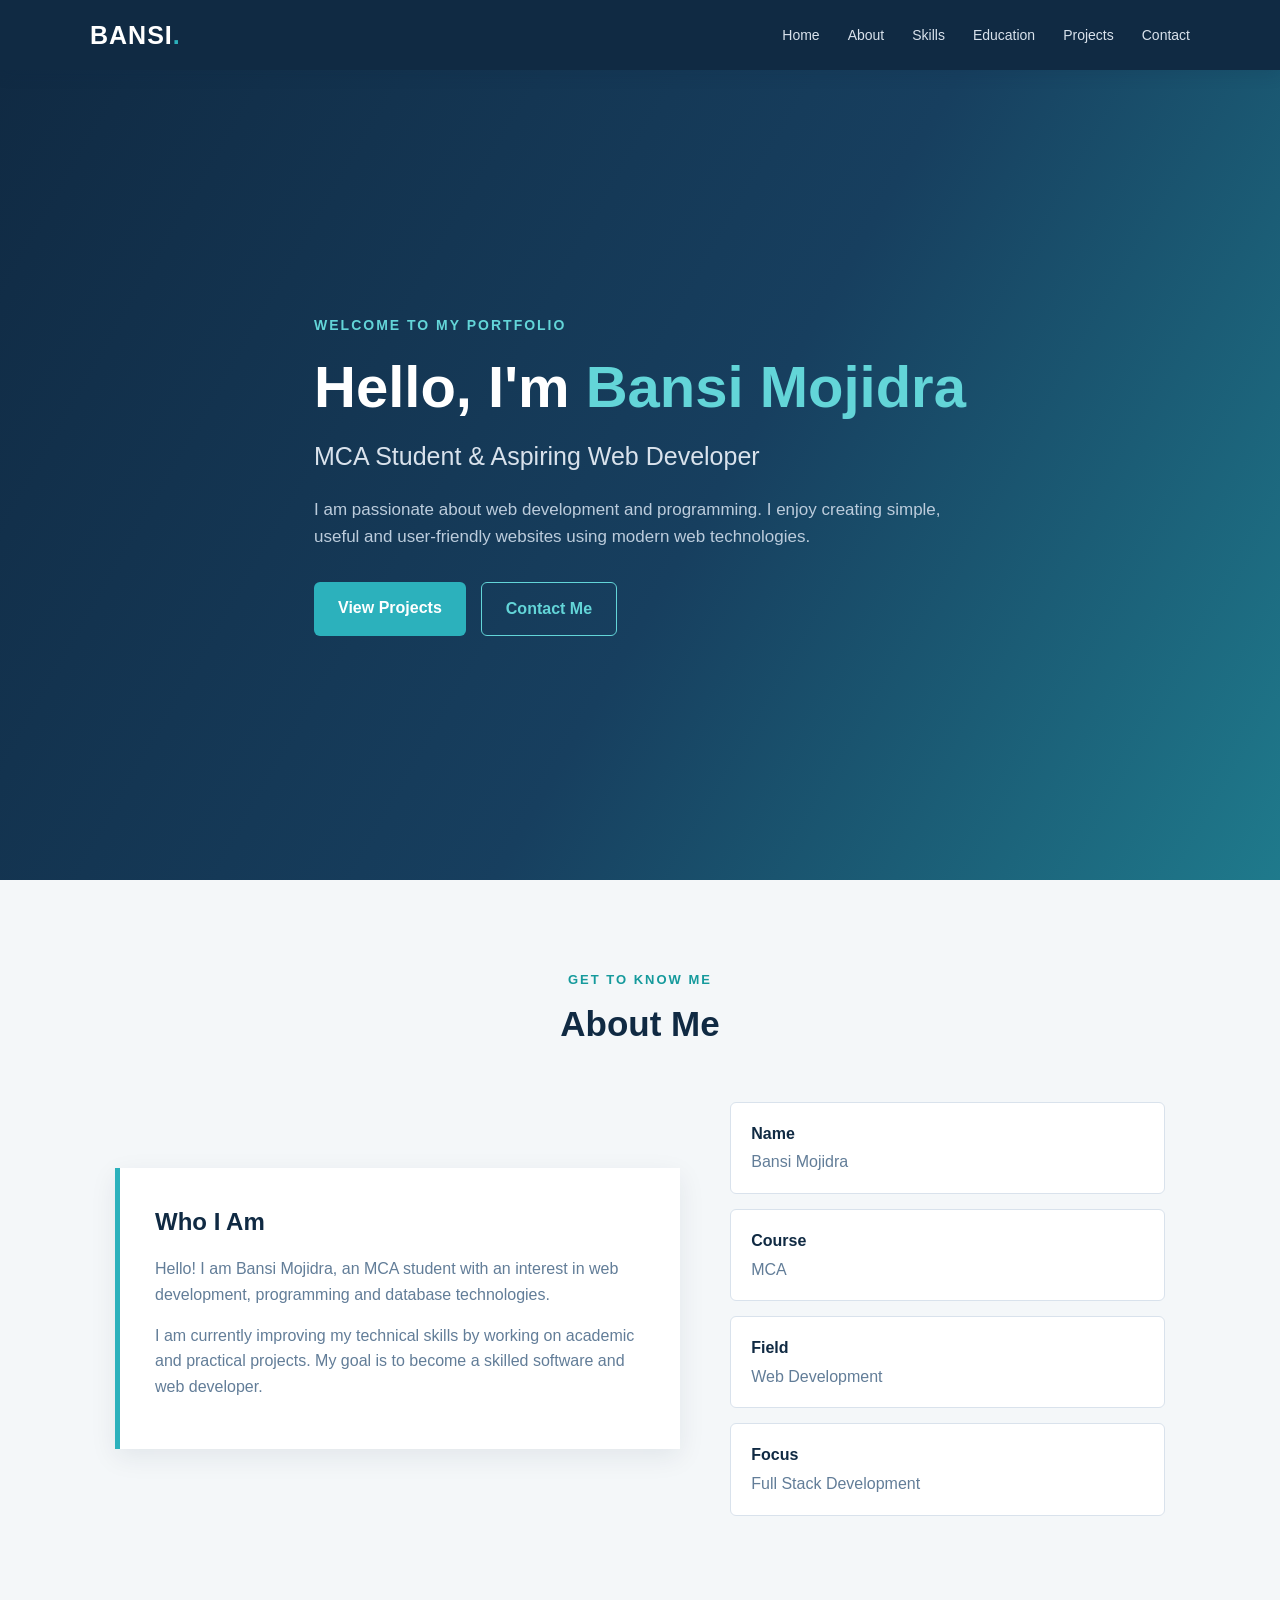
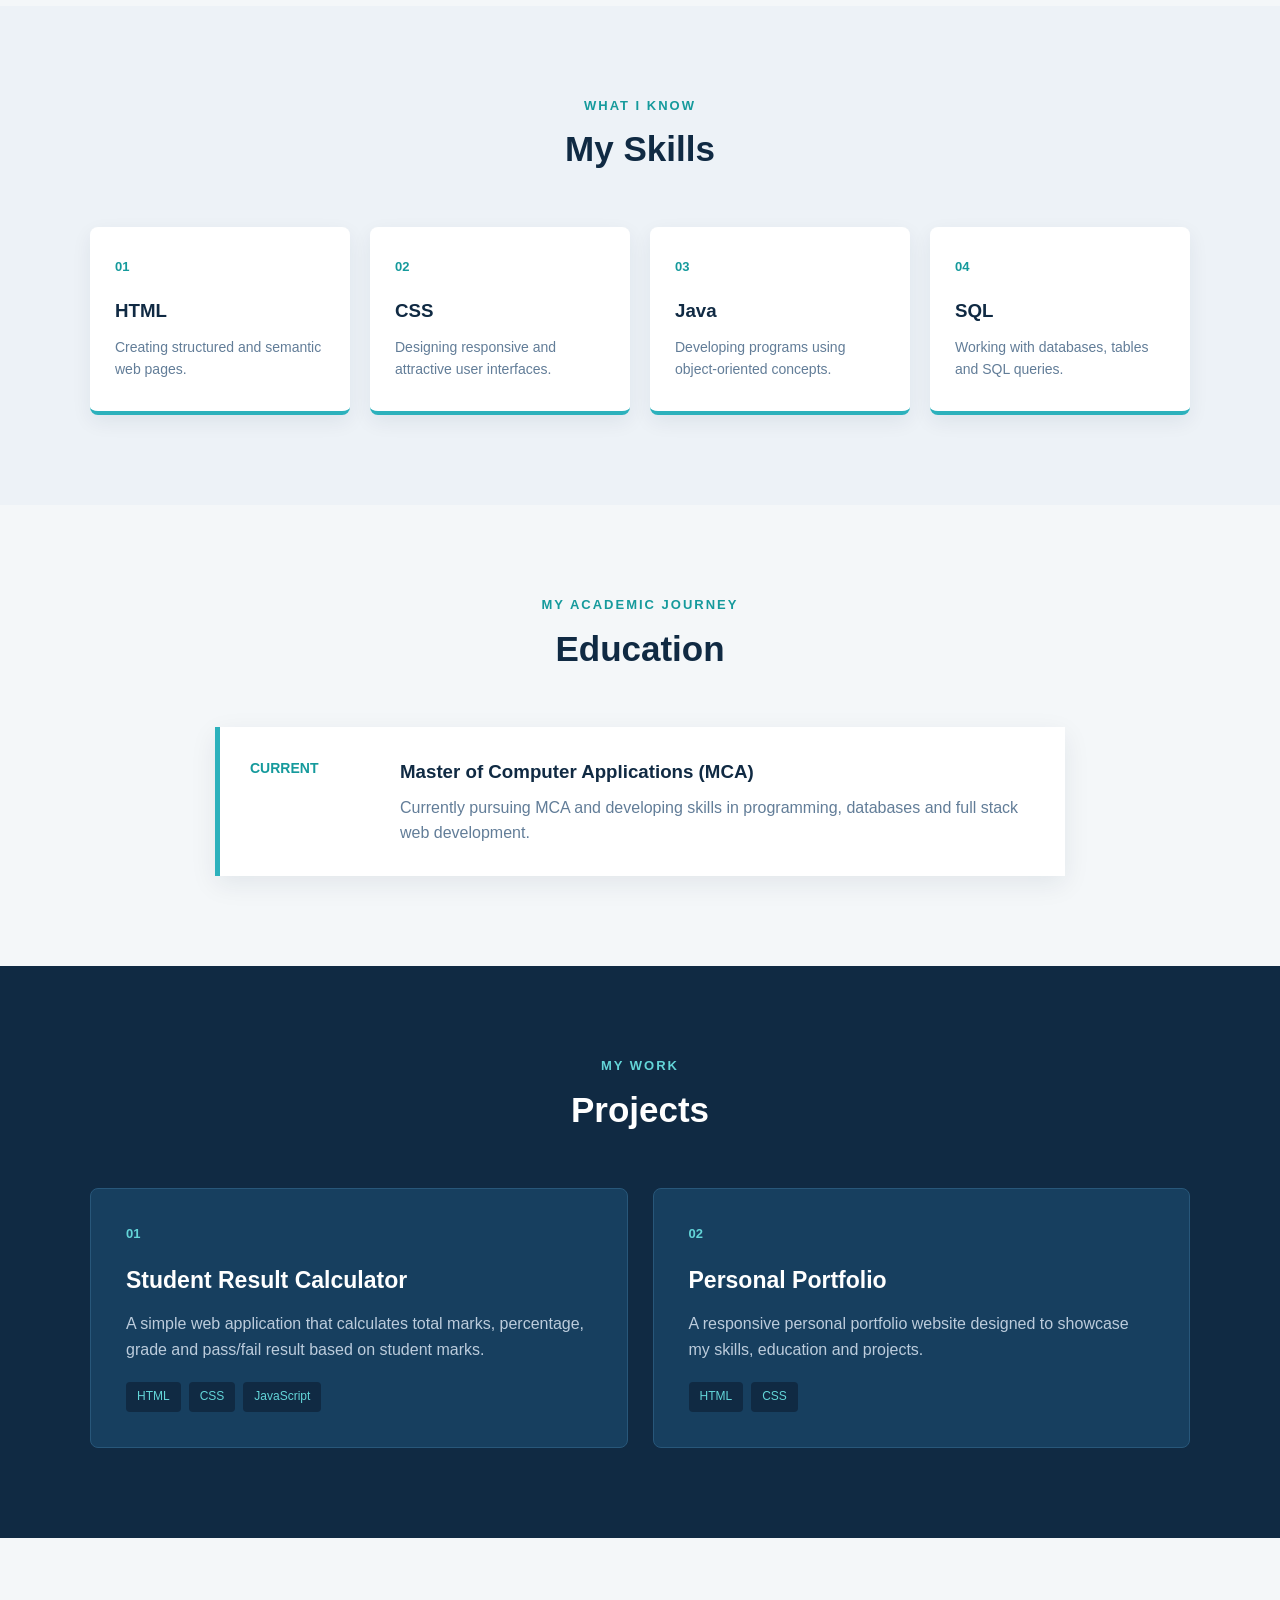
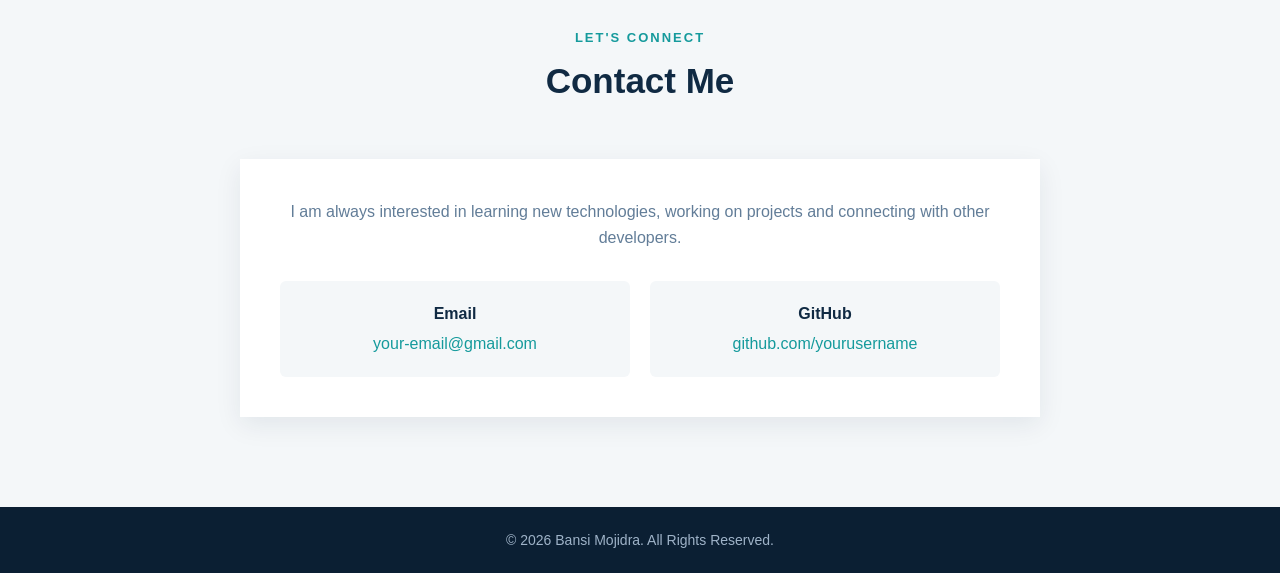
<file: Assignment/Portfolio/index.html>
<!DOCTYPE html>
<html lang="en">

<head>
    <meta charset="UTF-8">
    <meta name="viewport" content="width=device-width, initial-scale=1.0">

    <title>BANSI MOJIDRA | Portfolio</title>

    <link rel="stylesheet" href="style.css">
</head>

<body>

    <!-- Navigation -->
    <header>
        <nav class="navbar">

            <div class="logo">BANSI<span>.</span></div>

            <ul class="nav-links">
                <li><a href="#home">Home</a></li>
                <li><a href="#about">About</a></li>
                <li><a href="#skills">Skills</a></li>
                <li><a href="#education">Education</a></li>
                <li><a href="#projects">Projects</a></li>
                <li><a href="#contact">Contact</a></li>
            </ul>

        </nav>
    </header>


    <!-- Home Section -->
    <section id="home" class="hero">

        <div class="hero-content">

            <p class="welcome">WELCOME TO MY PORTFOLIO</p>

            <h1>Hello, I'm <span>Bansi Mojidra</span></h1>

            <h2>MCA Student & Aspiring Web Developer</h2>

            <p>
                I am passionate about web development and programming.
                I enjoy creating simple, useful and user-friendly websites
                using modern web technologies.
            </p>

            <div class="hero-buttons">
                <a href="#projects" class="btn primary">View Projects</a>
                <a href="#contact" class="btn secondary">Contact Me</a>
            </div>

        </div>

    </section>


    <!-- About Section -->
    <section id="about" class="section">

        <div class="section-title">
            <p>GET TO KNOW ME</p>
            <h2>About Me</h2>
        </div>

        <div class="about-content">

            <div class="about-box">
                <h3>Who I Am</h3>

                <p>
                    Hello! I am Bansi Mojidra, an MCA student with an
                    interest in web development, programming and database
                    technologies.
                </p>

                <p>
                    I am currently improving my technical skills by working
                    on academic and practical projects. My goal is to become
                    a skilled software and web developer.
                </p>
            </div>

            <div class="about-details">

                <div class="detail">
                    <strong>Name</strong>
                    <span>Bansi Mojidra</span>
                </div>

                <div class="detail">
                    <strong>Course</strong>
                    <span>MCA</span>
                </div>

                <div class="detail">
                    <strong>Field</strong>
                    <span>Web Development</span>
                </div>

                <div class="detail">
                    <strong>Focus</strong>
                    <span>Full Stack Development</span>
                </div>

            </div>

        </div>

    </section>


    <!-- Skills Section -->
    <section id="skills" class="section skills-section">

        <div class="section-title">
            <p>WHAT I KNOW</p>
            <h2>My Skills</h2>
        </div>

        <div class="skills-container">

            <div class="skill-card">
                <div class="skill-icon">01</div>
                <h3>HTML</h3>
                <p>
                    Creating structured and semantic web pages.
                </p>
            </div>

            <div class="skill-card">
                <div class="skill-icon">02</div>
                <h3>CSS</h3>
                <p>
                    Designing responsive and attractive user interfaces.
                </p>
            </div>

            <div class="skill-card">
                <div class="skill-icon">03</div>
                <h3>Java</h3>
                <p>
                    Developing programs using object-oriented concepts.
                </p>
            </div>

            <div class="skill-card">
                <div class="skill-icon">04</div>
                <h3>SQL</h3>
                <p>
                    Working with databases, tables and SQL queries.
                </p>
            </div>

        </div>

    </section>


    <!-- Education Section -->
    <section id="education" class="section">

        <div class="section-title">
            <p>MY ACADEMIC JOURNEY</p>
            <h2>Education</h2>
        </div>

        <div class="education-card">

            <div class="education-item">

                <div class="year">CURRENT</div>

                <div>
                    <h3>Master of Computer Applications (MCA)</h3>

                    <p>
                        Currently pursuing MCA and developing skills in
                        programming, databases and full stack web development.
                    </p>
                </div>

            </div>

        </div>

    </section>


    <!-- Projects Section -->
    <section id="projects" class="section projects-section">

        <div class="section-title">
            <p>MY WORK</p>
            <h2>Projects</h2>
        </div>

        <div class="projects-container">

            <div class="project-card">

                <div class="project-number">01</div>

                <h3>Student Result Calculator</h3>

                <p>
                    A simple web application that calculates total marks,
                    percentage, grade and pass/fail result based on student
                    marks.
                </p>

                <div class="project-tech">
                    <span>HTML</span>
                    <span>CSS</span>
                    <span>JavaScript</span>
                </div>

            </div>


            <div class="project-card">

                <div class="project-number">02</div>

                <h3>Personal Portfolio</h3>

                <p>
                    A responsive personal portfolio website designed to
                    showcase my skills, education and projects.
                </p>

                <div class="project-tech">
                    <span>HTML</span>
                    <span>CSS</span>
                </div>

            </div>

        </div>

    </section>


    <!-- Contact Section -->
    <section id="contact" class="section contact-section">

        <div class="section-title">
            <p>LET'S CONNECT</p>
            <h2>Contact Me</h2>
        </div>

        <div class="contact-box">

            <p>
                I am always interested in learning new technologies,
                working on projects and connecting with other developers.
            </p>

            <div class="contact-info">

                <div>
                    <strong>Email</strong>
                    <p>your-email@gmail.com</p>
                </div>

                <div>
                    <strong>GitHub</strong>
                    <p>github.com/yourusername</p>
                </div>

            </div>

        </div>

    </section>


    <!-- Footer -->
    <footer>

        <p>
            © 2026 Bansi Mojidra. All Rights Reserved.
        </p>

    </footer>

</body>

</html>
</file>
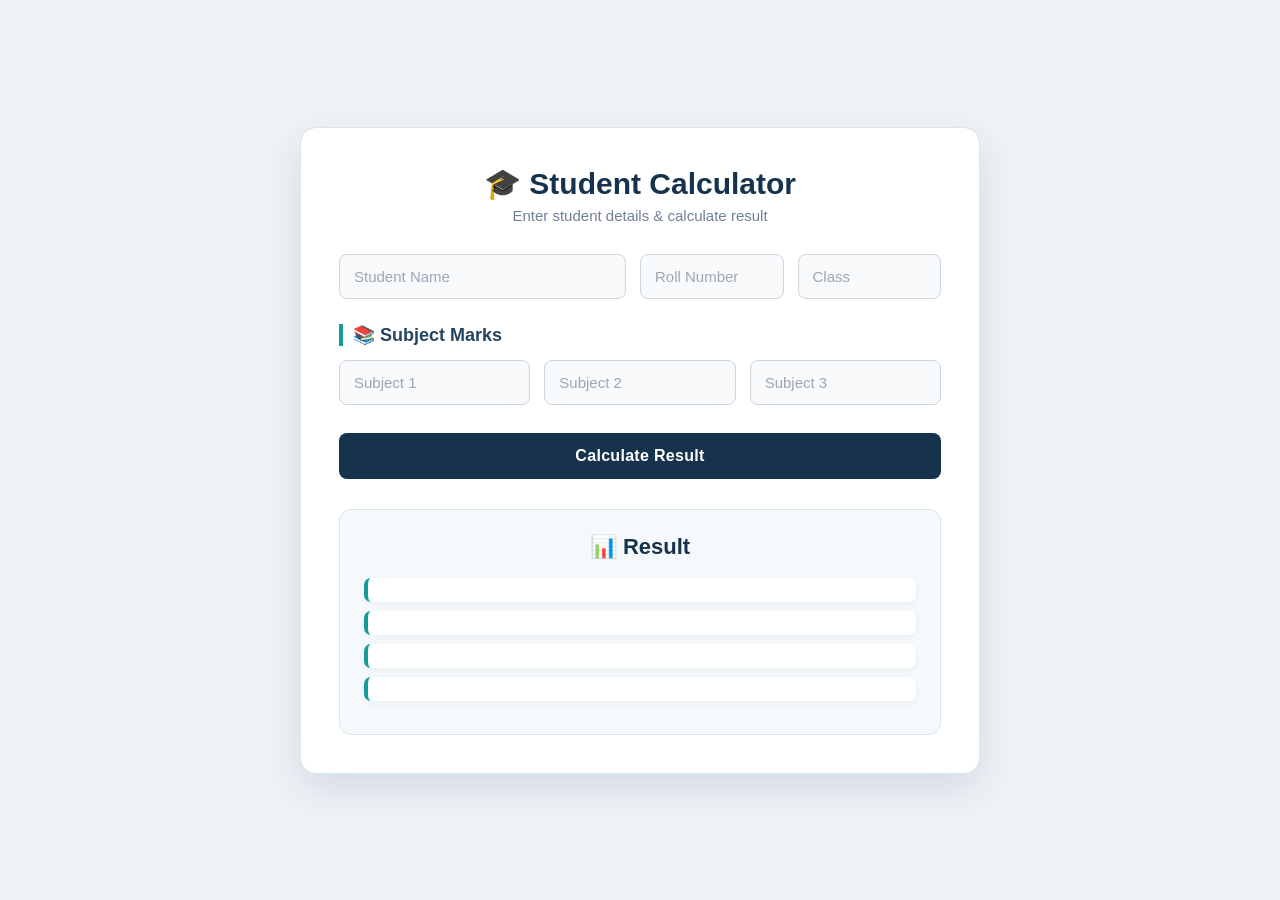
<file: Assignment/Student_exam_calculator/index.html>
<!DOCTYPE html>
<html lang="en">
<head>
    
    <title>Student Calculator</title>
    <style>
        * {
            box-sizing: border-box;
            margin: 0;
            padding: 0;
            font-family: "Segoe UI", Arial, sans-serif;
        }
    
        body {
            min-height: 100vh;
            display: flex;
            justify-content: center;
            align-items: center;
            padding: 40px 20px;
            background: #eef3f7;
        }
    
        .card {
            width: 680px;
            max-width: 100%;
            padding: 38px;
            background: #ffffff;
            border-radius: 16px;
            border: 1px solid #dce4ea;
            box-shadow: 0 15px 40px rgba(18, 38, 63, 0.12);
        }
    
        h1 {
            text-align: center;
            color: #17324d;
            font-size: 30px;
            font-weight: 700;
            margin-bottom: 6px;
        }
    
        .subtitle {
            text-align: center;
            color: #718096;
            font-size: 15px;
            margin-bottom: 30px;
        }
    
        h3 {
            color: #24445f;
            font-size: 18px;
            margin: 25px 0 14px;
            padding-left: 10px;
            border-left: 4px solid #159a9c;
        }
    
        .student-info {
            display: grid;
            grid-template-columns: 2fr 1fr 1fr;
            gap: 14px;
        }
    
        .subjects {
            display: grid;
            grid-template-columns: repeat(3, 1fr);
            gap: 14px;
        }
    
        input {
            width: 100%;
            padding: 13px 14px;
            border: 1px solid #cbd5df;
            border-radius: 8px;
            outline: none;
            font-size: 15px;
            color: #263746;
            background: #f8fafc;
            transition: 0.25s ease;
        }
    
        input::placeholder {
            color: #9aa8b5;
        }
    
        input:focus {
            border-color: #159a9c;
            background: #ffffff;
            box-shadow: 0 0 0 3px rgba(21, 154, 156, 0.12);
        }
    
        button {
            width: 100%;
            padding: 14px;
            margin-top: 28px;
            border: none;
            border-radius: 8px;
            background: #17324d;
            color: #ffffff;
            font-size: 16px;
            font-weight: 600;
            letter-spacing: 0.3px;
            cursor: pointer;
            transition: 0.25s ease;
        }
    
        button:hover {
            background: #159a9c;
            transform: translateY(-1px);
            box-shadow: 0 8px 18px rgba(21, 154, 156, 0.22);
        }
    
        .result-card {
            margin-top: 30px;
            padding: 24px;
            border-radius: 12px;
            background: #f5f9fb;
            border: 1px solid #d9e5eb;
        }
    
        .result-card h2 {
            text-align: center;
            color: #17324d;
            font-size: 22px;
            margin-bottom: 18px;
        }
    
        .result-card p {
            width: 100%;
            margin: 9px 0;
            padding: 12px 14px;
            border-radius: 7px;
            background: #ffffff;
            border-left: 4px solid #159a9c;
            color: #405568;
            text-align: left;
            font-weight: 600;
            box-shadow: 0 2px 7px rgba(18, 38, 63, 0.05);
        }
    
        @media (max-width: 600px) {
    
            body {
                padding: 20px 12px;
            }
    
            .card {
                padding: 26px 18px;
            }
    
            .student-info {
                grid-template-columns: 1fr;
            }
    
            .subjects {
                grid-template-columns: 1fr;
            }
    
            h1 {
                font-size: 25px;
            }
    
            .result-card {
                padding: 18px;
            }
        }
    </style>    
</head>
<body>
<div class="card">

    <h1>🎓 Student Calculator</h1>
    <p class="subtitle">Enter student details & calculate result</p>

    <div class="student-info">
        <input type="text" id="name" placeholder="Student Name">
        <input type="text" id="roll" placeholder="Roll Number">
        <input type="text" id="class" placeholder="Class">
    </div>

    <h3>📚 Subject Marks</h3>

    <div class="subjects">
        <input type="text" id="num1" placeholder="Subject 1">
        <input type="text" id="num2" placeholder="Subject 2">
        <input type="text" id="num3" placeholder="Subject 3">
    </div>

    <button onclick="calculate()">Calculate Result</button>

    <div class="result-card">
        <h2>📊 Result</h2>

        <p id="total"></p>
        <p id="percentage"></p>
        <p id="grade"></p>
        <p id="result"></p>
    </div>

</div>
    <script src="script.js"></script>
</body>

</html>
</file>
<file: Assignment/Portfolio/style.css>
* {
    margin: 0;
    padding: 0;
    box-sizing: border-box;
    font-family: "Segoe UI", Arial, sans-serif;
}

html {
    scroll-behavior: smooth;
}

body {
    background: #f4f7f9;
    color: #263746;
    line-height: 1.6;
}


/* =========================
   NAVBAR
========================= */

header {
    position: sticky;
    top: 0;
    z-index: 1000;
    background: #102a43;
    box-shadow: 0 4px 15px rgba(16, 42, 67, 0.15);
}

.navbar {
    max-width: 1150px;
    margin: auto;
    min-height: 70px;

    display: flex;
    justify-content: space-between;
    align-items: center;

    padding: 0 25px;
}

.logo {
    color: white;
    font-size: 25px;
    font-weight: 700;
    letter-spacing: 1px;
}

.logo span {
    color: #2cb1bc;
}

.nav-links {
    display: flex;
    list-style: none;
    gap: 28px;
}

.nav-links a {
    color: #d9e2ec;
    text-decoration: none;
    font-size: 14px;
    font-weight: 500;
    transition: 0.3s;
}

.nav-links a:hover {
    color: #2cb1bc;
}


/* =========================
   HERO
========================= */

.hero {
    min-height: 90vh;

    display: flex;
    align-items: center;

    background:
        linear-gradient(
            120deg,
            #102a43 0%,
            #173f5f 55%,
            #1f7a8c 100%
        );

    color: white;
    padding: 80px 25px;
}

.hero-content {
    max-width: 900px;
    margin: auto;
}

.welcome {
    color: #63d5d8;
    font-size: 14px;
    font-weight: 600;
    letter-spacing: 2px;
    margin-bottom: 18px;
}

.hero h1 {
    font-size: 58px;
    line-height: 1.15;
    margin-bottom: 15px;
}

.hero h1 span {
    color: #63d5d8;
}

.hero h2 {
    font-size: 25px;
    font-weight: 400;
    color: #d9e2ec;
    margin-bottom: 20px;
}

.hero p:not(.welcome) {
    max-width: 650px;
    color: #bcccdc;
    font-size: 17px;
}

.hero-buttons {
    display: flex;
    gap: 15px;
    margin-top: 32px;
}

.btn {
    display: inline-block;
    padding: 13px 24px;
    border-radius: 6px;
    text-decoration: none;
    font-weight: 600;
    transition: 0.3s;
}

.primary {
    background: #2cb1bc;
    color: white;
}

.primary:hover {
    background: #159a9c;
    transform: translateY(-2px);
}

.secondary {
    border: 1px solid #63d5d8;
    color: #63d5d8;
}

.secondary:hover {
    background: #63d5d8;
    color: #102a43;
}


/* =========================
   COMMON SECTION
========================= */

.section {
    max-width: 1100px;
    margin: auto;
    padding: 90px 25px;
}

.section-title {
    text-align: center;
    margin-bottom: 50px;
}

.section-title p {
    color: #159a9c;
    font-size: 13px;
    font-weight: 700;
    letter-spacing: 2px;
    margin-bottom: 5px;
}

.section-title h2 {
    color: #102a43;
    font-size: 35px;
}


/* =========================
   ABOUT
========================= */

.about-content {
    display: grid;
    grid-template-columns: 1.3fr 1fr;
    gap: 50px;
    align-items: center;
}

.about-box {
    background: white;
    padding: 35px;
    border-left: 5px solid #2cb1bc;
    box-shadow: 0 8px 25px rgba(16, 42, 67, 0.08);
}

.about-box h3 {
    color: #102a43;
    font-size: 24px;
    margin-bottom: 15px;
}

.about-box p {
    color: #627d98;
    margin-bottom: 15px;
}

.about-details {
    display: grid;
    gap: 15px;
}

.detail {
    background: white;
    padding: 18px 20px;
    border: 1px solid #d9e2ec;
    border-radius: 6px;
}

.detail strong {
    display: block;
    color: #102a43;
    margin-bottom: 3px;
}

.detail span {
    color: #627d98;
}


/* =========================
   SKILLS
========================= */

.skills-section {
    max-width: none;
    background: #edf2f7;
}

.skills-container {
    max-width: 1100px;
    margin: auto;

    display: grid;
    grid-template-columns: repeat(4, 1fr);
    gap: 20px;
}

.skill-card {
    background: white;
    padding: 30px 25px;
    border-radius: 8px;
    border-bottom: 4px solid #2cb1bc;
    box-shadow: 0 7px 20px rgba(16, 42, 67, 0.07);
    transition: 0.3s;
}

.skill-card:hover {
    transform: translateY(-6px);
}

.skill-icon {
    color: #159a9c;
    font-size: 13px;
    font-weight: bold;
    margin-bottom: 18px;
}

.skill-card h3 {
    color: #102a43;
    margin-bottom: 10px;
}

.skill-card p {
    color: #627d98;
    font-size: 14px;
}


/* =========================
   EDUCATION
========================= */

.education-card {
    max-width: 850px;
    margin: auto;
}

.education-item {
    display: grid;
    grid-template-columns: 120px 1fr;
    gap: 30px;

    background: white;
    padding: 30px;

    border-left: 5px solid #2cb1bc;
    box-shadow: 0 8px 25px rgba(16, 42, 67, 0.08);
}

.year {
    color: #159a9c;
    font-weight: 700;
    font-size: 14px;
}

.education-item h3 {
    color: #102a43;
    margin-bottom: 8px;
}

.education-item p {
    color: #627d98;
}


/* =========================
   PROJECTS
========================= */

.projects-section {
    max-width: none;
    background: #102a43;
}

.projects-section .section-title h2 {
    color: white;
}

.projects-section .section-title p {
    color: #63d5d8;
}

.projects-container {
    max-width: 1100px;
    margin: auto;

    display: grid;
    grid-template-columns: repeat(2, 1fr);
    gap: 25px;
}

.project-card {
    background: #173f5f;
    padding: 35px;
    border: 1px solid #28577a;
    border-radius: 8px;
    transition: 0.3s;
}

.project-card:hover {
    transform: translateY(-5px);
    border-color: #2cb1bc;
}

.project-number {
    color: #63d5d8;
    font-size: 13px;
    font-weight: bold;
    margin-bottom: 18px;
}

.project-card h3 {
    color: white;
    font-size: 23px;
    margin-bottom: 12px;
}

.project-card p {
    color: #bcccdc;
    margin-bottom: 20px;
}

.project-tech {
    display: flex;
    gap: 8px;
    flex-wrap: wrap;
}

.project-tech span {
    padding: 5px 11px;
    border-radius: 4px;
    background: #102a43;
    color: #63d5d8;
    font-size: 12px;
}


/* =========================
   CONTACT
========================= */

.contact-box {
    max-width: 800px;
    margin: auto;
    text-align: center;

    background: white;
    padding: 40px;

    box-shadow: 0 8px 25px rgba(16, 42, 67, 0.08);
}

.contact-box > p {
    color: #627d98;
    margin-bottom: 30px;
}

.contact-info {
    display: grid;
    grid-template-columns: 1fr 1fr;
    gap: 20px;
}

.contact-info div {
    padding: 20px;
    background: #f4f7f9;
    border-radius: 6px;
}

.contact-info strong {
    color: #102a43;
}

.contact-info p {
    color: #159a9c;
    margin-top: 5px;
}


/* =========================
   FOOTER
========================= */

footer {
    text-align: center;
    background: #0b1f33;
    color: #9fb3c8;
    padding: 22px;
    font-size: 14px;
}


/* =========================
   RESPONSIVE
========================= */

@media (max-width: 800px) {

    .nav-links {
        gap: 12px;
    }

    .hero h1 {
        font-size: 42px;
    }

    .about-content {
        grid-template-columns: 1fr;
    }

    .skills-container {
        grid-template-columns: repeat(2, 1fr);
    }

    .projects-container {
        grid-template-columns: 1fr;
    }
}


@media (max-width: 600px) {

    .navbar {
        flex-direction: column;
        padding: 15px;
        gap: 12px;
    }

    .nav-links {
        flex-wrap: wrap;
        justify-content: center;
    }

    .hero {
        text-align: center;
        padding: 70px 20px;
    }

    .hero h1 {
        font-size: 35px;
    }

    .hero h2 {
        font-size: 20px;
    }

    .hero-buttons {
        justify-content: center;
        flex-direction: column;
    }

    .skills-container {
        grid-template-columns: 1fr;
    }

    .education-item {
        grid-template-columns: 1fr;
        gap: 10px;
    }

    .contact-info {
        grid-template-columns: 1fr;
    }

    .section {
        padding: 65px 20px;
    }
}
</file>
